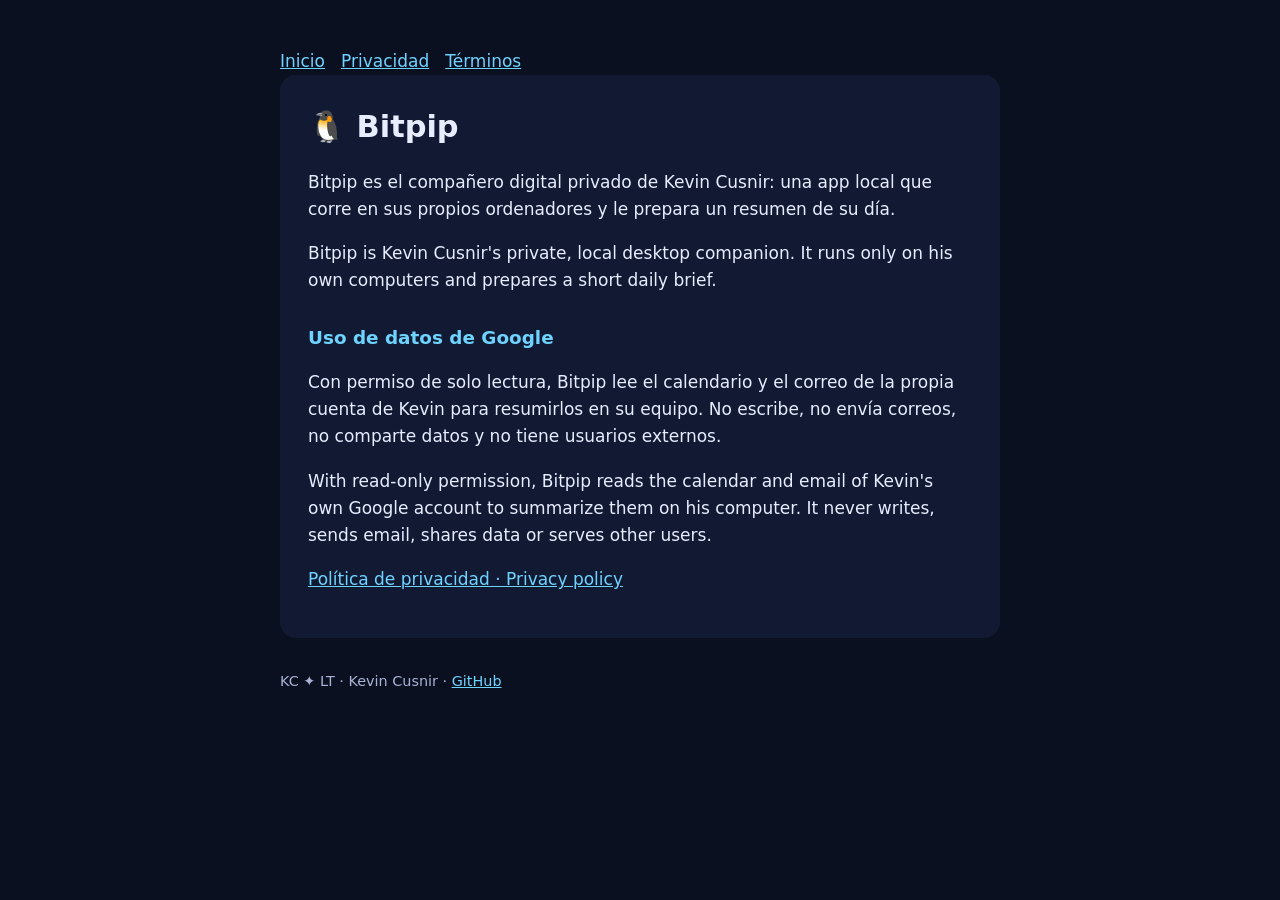
<file: index.html>
<!doctype html>
<html lang="es">
<head>
<meta charset="utf-8"><meta name="viewport" content="width=device-width, initial-scale=1">
<title>Bitpip · private companion</title>
<meta name="description" content="Bitpip is Kevin Cusnir's private, local desktop companion.">
<link rel="stylesheet" href="style.css">
</head>
<body><main>
<nav aria-label="Pages"><a href="./">Inicio</a><a href="privacy.html">Privacidad</a><a href="terms.html">Términos</a></nav>
<div class="card">
<h1>🐧 Bitpip</h1>
<p>Bitpip es el compañero digital privado de Kevin Cusnir: una app local que corre en sus propios ordenadores y le prepara un resumen de su día.</p>
<p lang="en">Bitpip is Kevin Cusnir's private, local desktop companion. It runs only on his own computers and prepares a short daily brief.</p>
<h2>Uso de datos de Google</h2>
<p>Con permiso de solo lectura, Bitpip lee el calendario y el correo de la propia cuenta de Kevin para resumirlos en su equipo. No escribe, no envía correos, no comparte datos y no tiene usuarios externos.</p>
<p lang="en">With read-only permission, Bitpip reads the calendar and email of Kevin's own Google account to summarize them on his computer. It never writes, sends email, shares data or serves other users.</p>
<p><a href="privacy.html">Política de privacidad · Privacy policy</a></p>
</div>
<footer>KC ✦ LT · Kevin Cusnir · <a href="https://github.com/LiriothTeltanion">GitHub</a></footer>
</main></body>
</html>
</file>
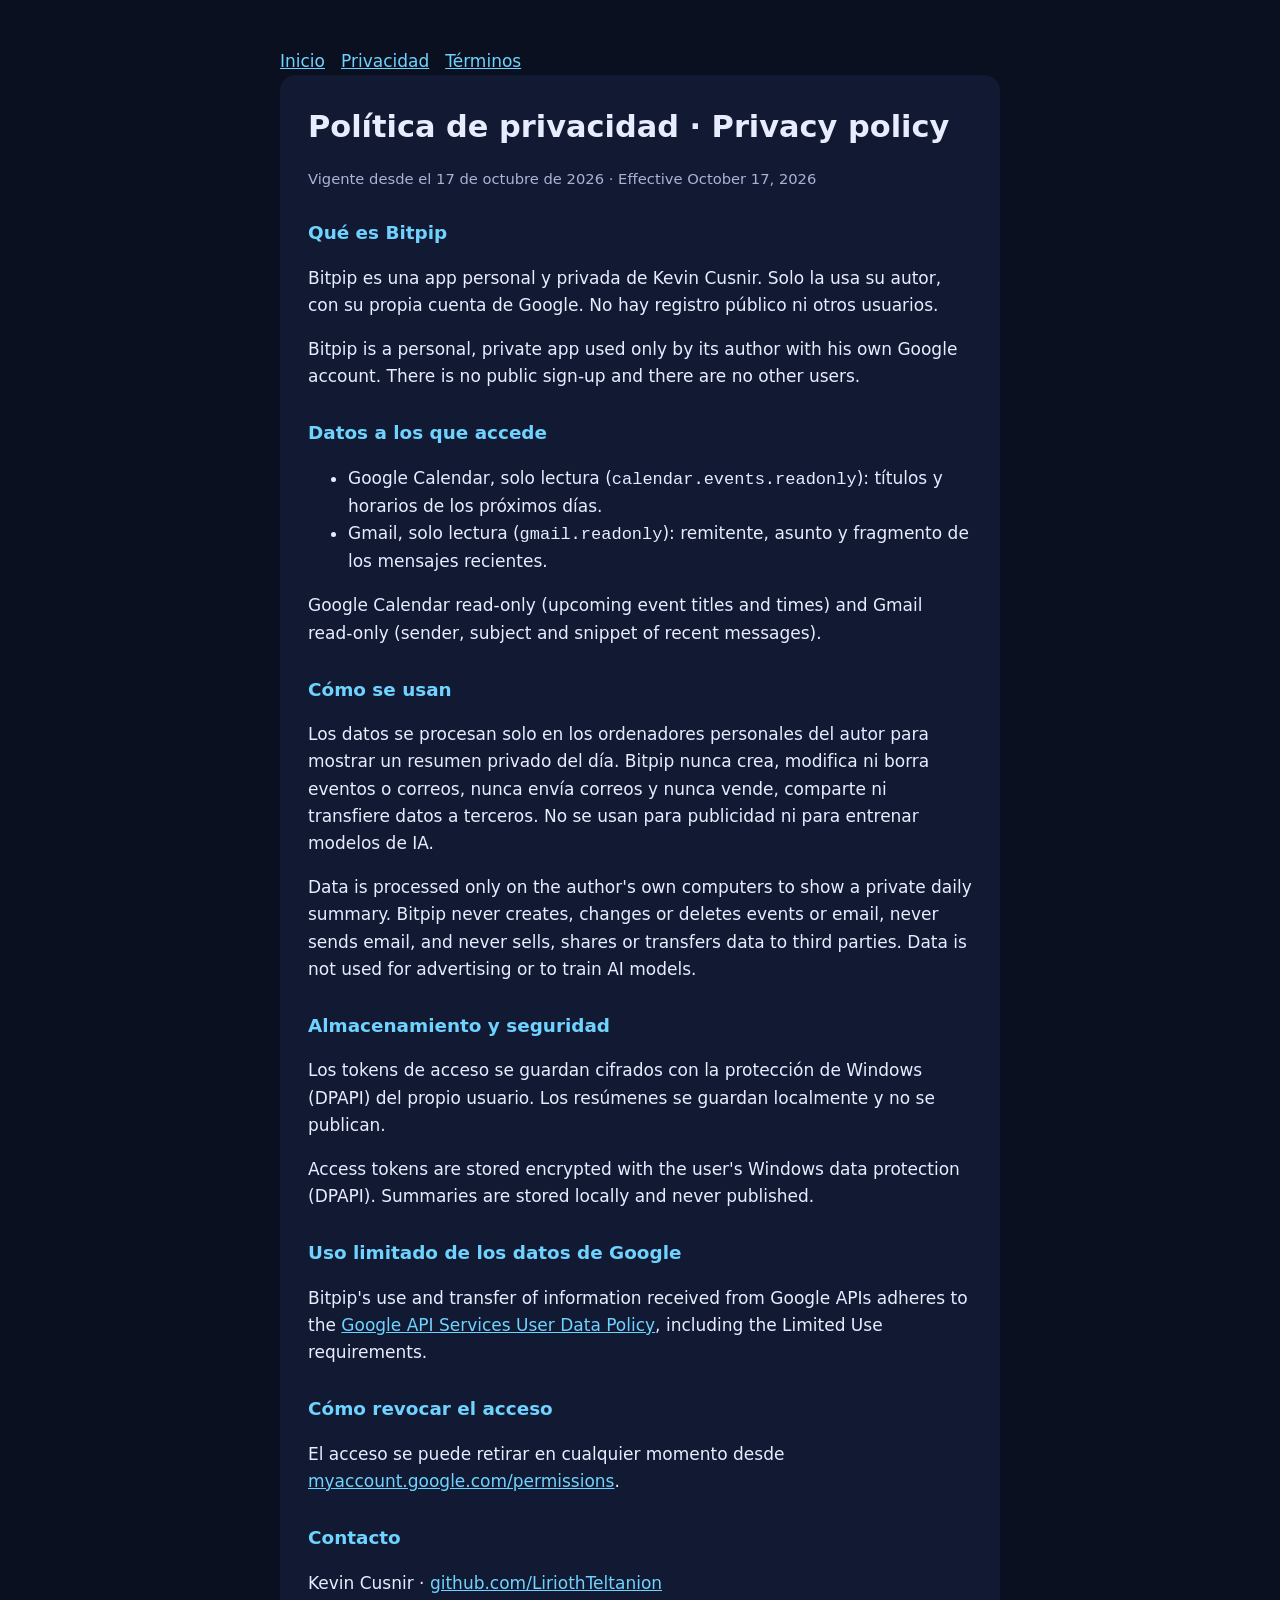
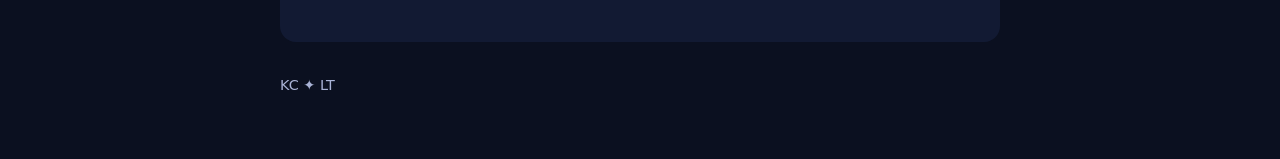
<file: privacy.html>
<!doctype html>
<html lang="es">
<head>
<meta charset="utf-8"><meta name="viewport" content="width=device-width, initial-scale=1">
<title>Bitpip · Privacidad</title>
<link rel="stylesheet" href="style.css">
</head>
<body><main>
<nav aria-label="Pages"><a href="./">Inicio</a><a href="privacy.html">Privacidad</a><a href="terms.html">Términos</a></nav>
<div class="card">
<h1>Política de privacidad · Privacy policy</h1>
<p class="muted">Vigente desde el 17 de octubre de 2026 · Effective October 17, 2026</p>

<h2>Qué es Bitpip</h2>
<p>Bitpip es una app personal y privada de Kevin Cusnir. Solo la usa su autor, con su propia cuenta de Google. No hay registro público ni otros usuarios.</p>
<p lang="en">Bitpip is a personal, private app used only by its author with his own Google account. There is no public sign-up and there are no other users.</p>

<h2>Datos a los que accede</h2>
<ul>
<li>Google Calendar, solo lectura (<code>calendar.events.readonly</code>): títulos y horarios de los próximos días.</li>
<li>Gmail, solo lectura (<code>gmail.readonly</code>): remitente, asunto y fragmento de los mensajes recientes.</li>
</ul>
<p lang="en">Google Calendar read-only (upcoming event titles and times) and Gmail read-only (sender, subject and snippet of recent messages).</p>

<h2>Cómo se usan</h2>
<p>Los datos se procesan solo en los ordenadores personales del autor para mostrar un resumen privado del día. Bitpip nunca crea, modifica ni borra eventos o correos, nunca envía correos y nunca vende, comparte ni transfiere datos a terceros. No se usan para publicidad ni para entrenar modelos de IA.</p>
<p lang="en">Data is processed only on the author's own computers to show a private daily summary. Bitpip never creates, changes or deletes events or email, never sends email, and never sells, shares or transfers data to third parties. Data is not used for advertising or to train AI models.</p>

<h2>Almacenamiento y seguridad</h2>
<p>Los tokens de acceso se guardan cifrados con la protección de Windows (DPAPI) del propio usuario. Los resúmenes se guardan localmente y no se publican.</p>
<p lang="en">Access tokens are stored encrypted with the user's Windows data protection (DPAPI). Summaries are stored locally and never published.</p>

<h2>Uso limitado de los datos de Google</h2>
<p lang="en">Bitpip's use and transfer of information received from Google APIs adheres to the <a href="https://developers.google.com/terms/api-services-user-data-policy">Google API Services User Data Policy</a>, including the Limited Use requirements.</p>

<h2>Cómo revocar el acceso</h2>
<p>El acceso se puede retirar en cualquier momento desde <a href="https://myaccount.google.com/permissions">myaccount.google.com/permissions</a>.</p>

<h2>Contacto</h2>
<p>Kevin Cusnir · <a href="https://github.com/LiriothTeltanion">github.com/LiriothTeltanion</a></p>
</div>
<footer>KC ✦ LT</footer>
</main></body>
</html>
</file>
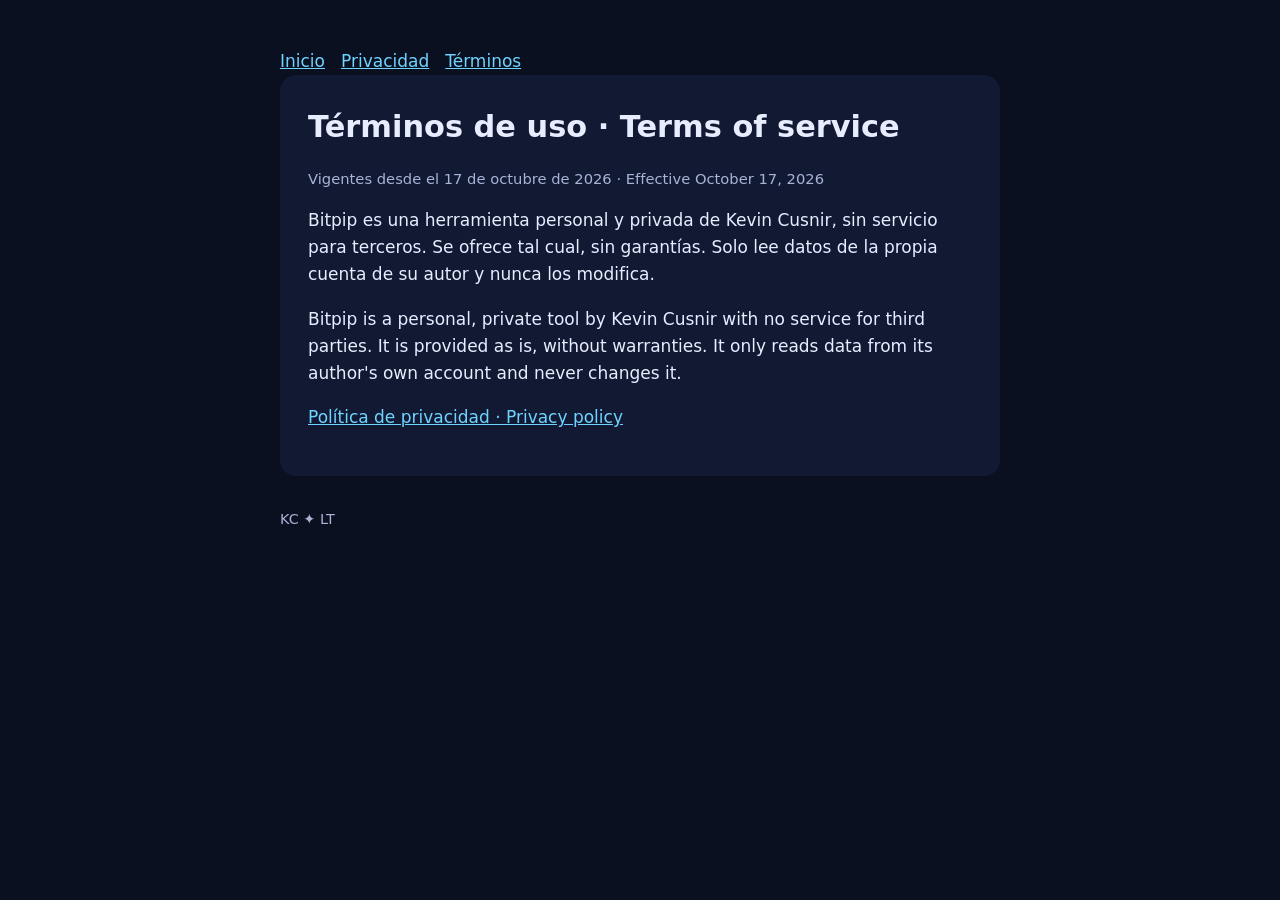
<file: terms.html>
<!doctype html>
<html lang="es">
<head>
<meta charset="utf-8"><meta name="viewport" content="width=device-width, initial-scale=1">
<title>Bitpip · Términos</title>
<link rel="stylesheet" href="style.css">
</head>
<body><main>
<nav aria-label="Pages"><a href="./">Inicio</a><a href="privacy.html">Privacidad</a><a href="terms.html">Términos</a></nav>
<div class="card">
<h1>Términos de uso · Terms of service</h1>
<p class="muted">Vigentes desde el 17 de octubre de 2026 · Effective October 17, 2026</p>
<p>Bitpip es una herramienta personal y privada de Kevin Cusnir, sin servicio para terceros. Se ofrece tal cual, sin garantías. Solo lee datos de la propia cuenta de su autor y nunca los modifica.</p>
<p lang="en">Bitpip is a personal, private tool by Kevin Cusnir with no service for third parties. It is provided as is, without warranties. It only reads data from its author's own account and never changes it.</p>
<p><a href="privacy.html">Política de privacidad · Privacy policy</a></p>
</div>
<footer>KC ✦ LT</footer>
</main></body>
</html>
</file>
<file: style.css>
:root { --bg: #0b1020; --card: #121a33; --text: #e8ecff; --muted: #a9b3d6; --accent: #6fd3ff; }
* { box-sizing: border-box; }
body { margin: 0; background: var(--bg); color: var(--text); font: 17px/1.6 system-ui, "Segoe UI", sans-serif; }
main { max-width: 760px; margin: 0 auto; padding: 48px 20px 64px; }
.card { background: var(--card); border-radius: 16px; padding: 28px; margin-bottom: 20px; }
h1 { margin: 0 0 8px; font-size: 1.9rem; } h2 { color: var(--accent); font-size: 1.15rem; margin-top: 28px; }
p, li { color: var(--text); } .muted { color: var(--muted); font-size: .92rem; }
a { color: var(--accent); } a:focus-visible { outline: 3px solid var(--accent); outline-offset: 2px; }
nav a { margin-right: 16px; } footer { margin-top: 32px; color: var(--muted); font-size: .9rem; }
</file>
